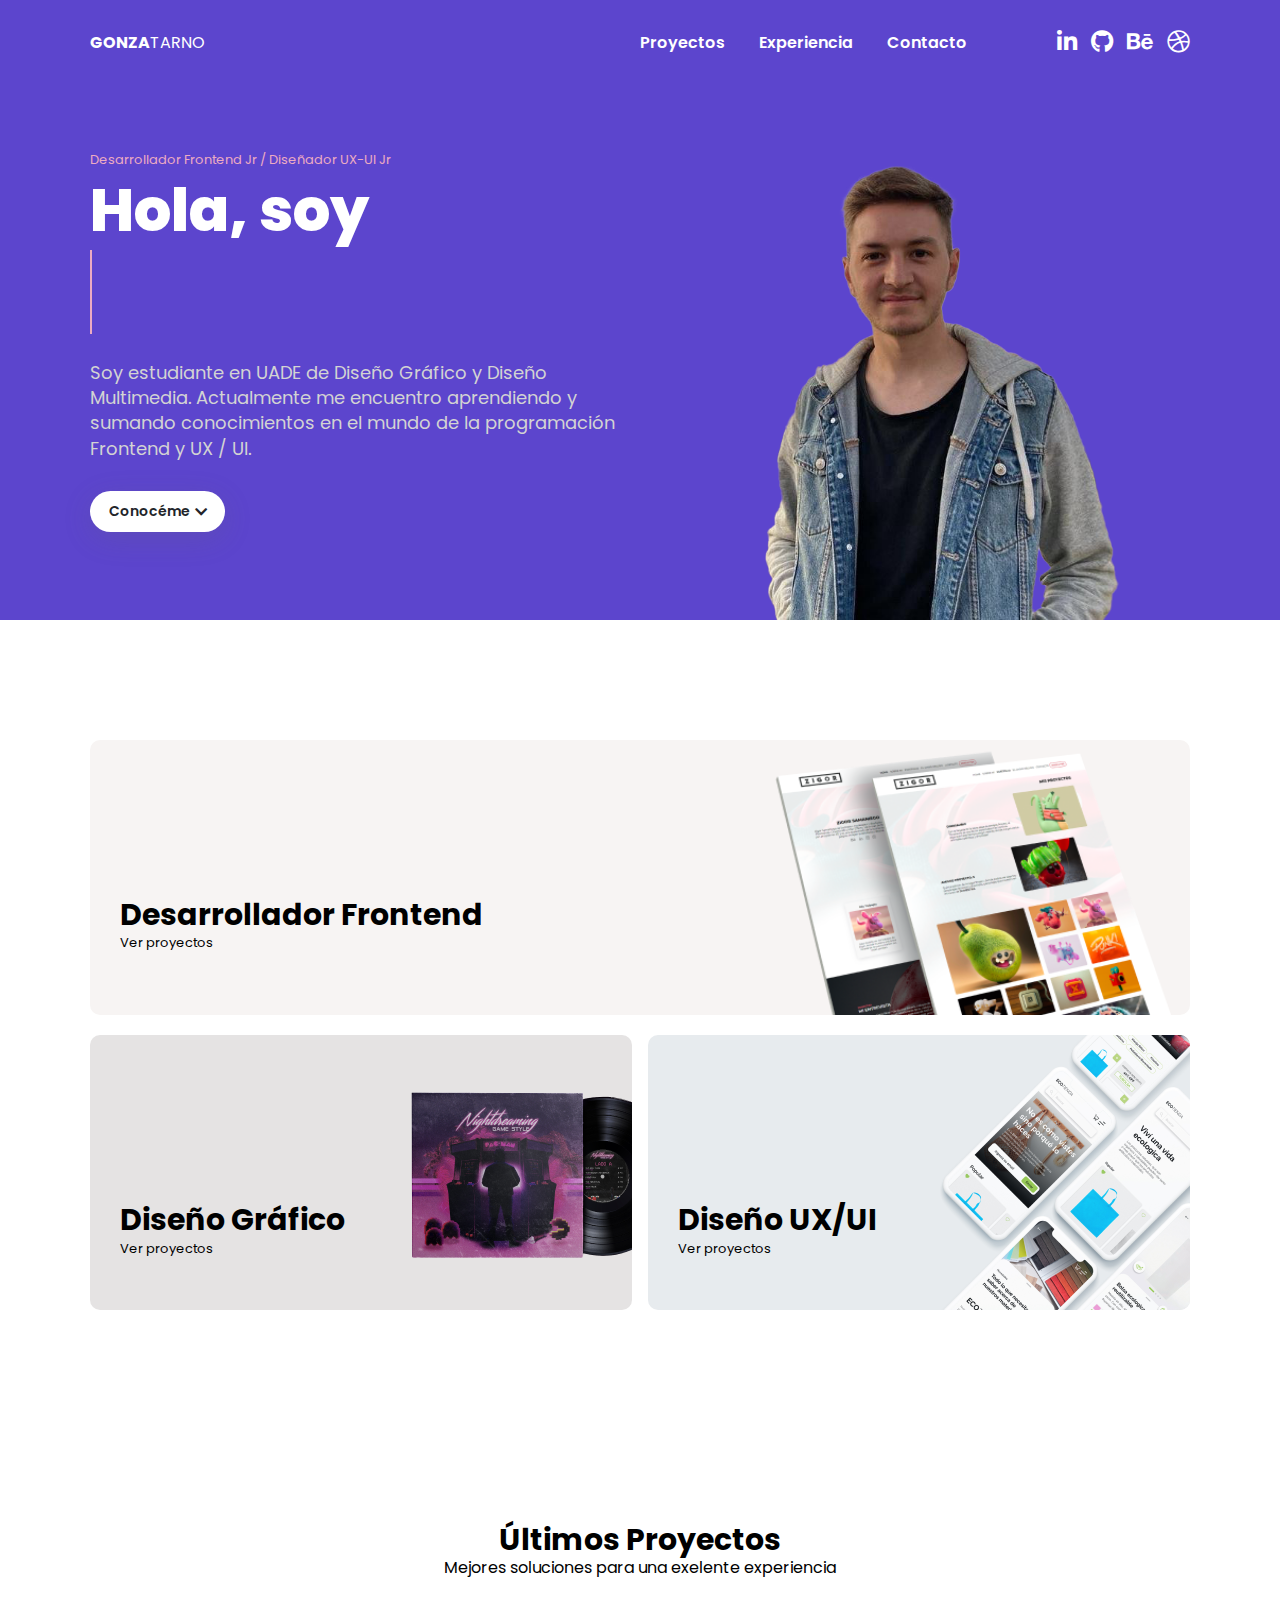
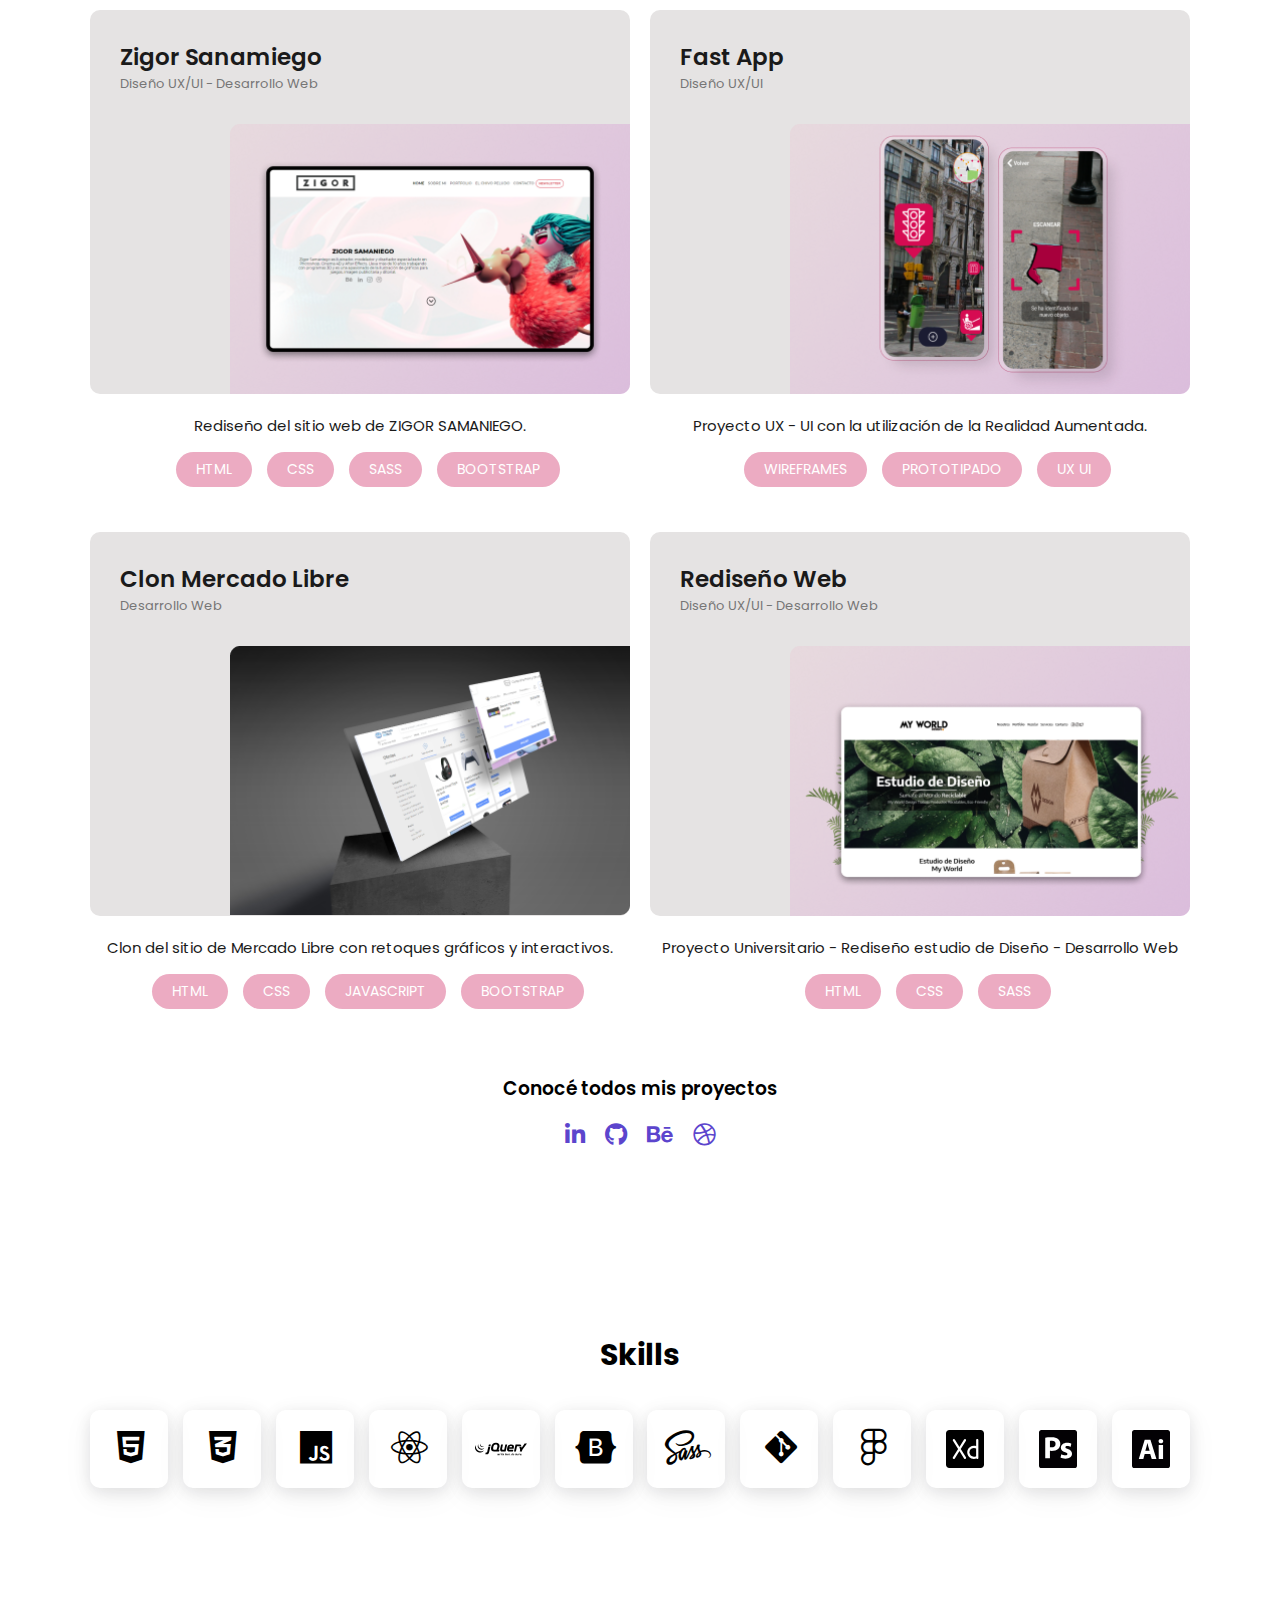
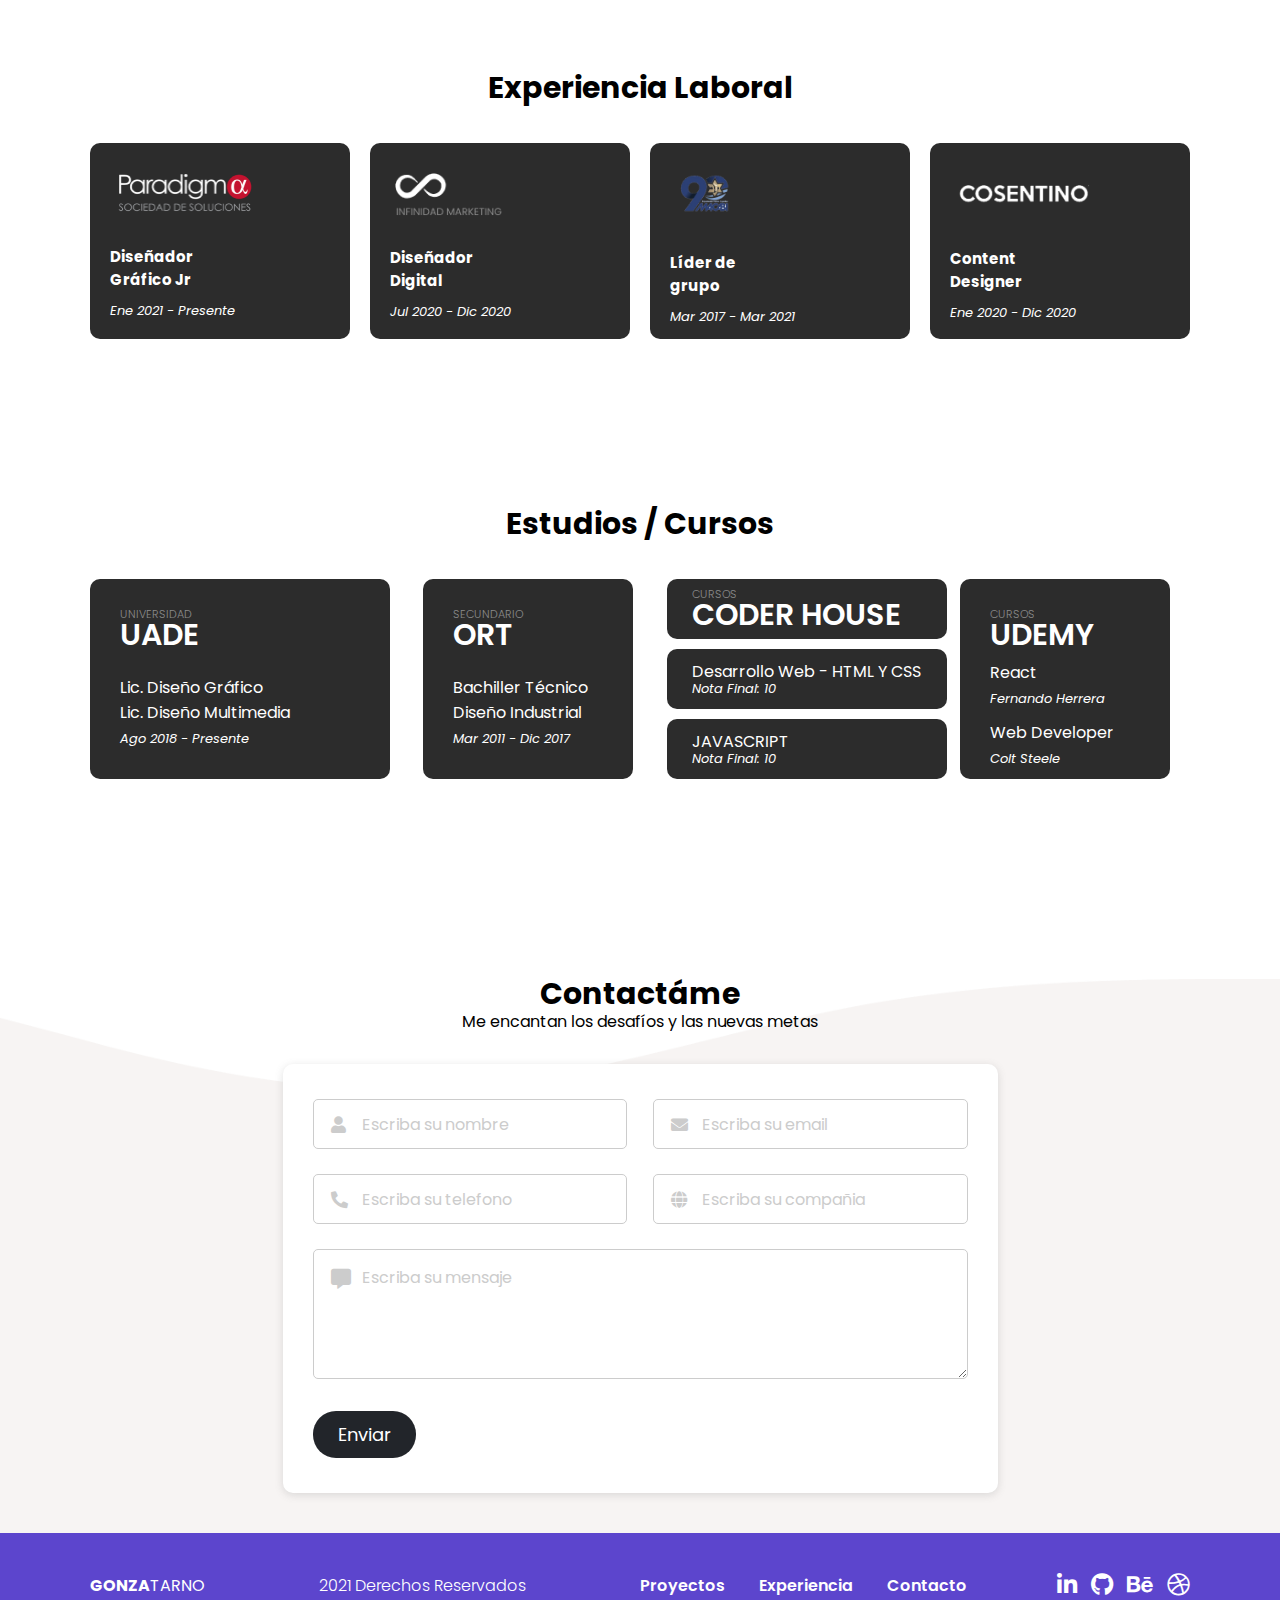
<file: index.html>
<!DOCTYPE html>
<html lang="en">
<head>
    <meta charset="UTF-8">
    <meta http-equiv="X-UA-Compatible" content="IE=edge">
    <meta name="viewport" content="width=device-width, initial-scale=1.0">
    <link rel="stylesheet" href="estilos.css">
    <link rel="preconnect" href="https://fonts.googleapis.com">
    <link rel="preconnect" href="https://fonts.gstatic.com" crossorigin>
    <link href="https://fonts.googleapis.com/css2?family=Poppins:ital,wght@0,100;0,200;0,300;0,400;0,500;0,600;0,700;0,800;0,900;1,100;1,200;1,300;1,400;1,500;1,600;1,700;1,800;1,900&display=swap" rel="stylesheet">
    <link rel="stylesheet" href="https://cdnjs.cloudflare.com/ajax/libs/font-awesome/5.15.3/css/all.min.css"/>
    <link rel="stylesheet" href="https://fonts.googleapis.com/icon?family=Material+Icons">
    <link rel="icon" href="imagenes/favicon.png" type="image/x-icon">
    <link rel="stylesheet" href="https://cdnjs.cloudflare.com/ajax/libs/animate.css/4.1.1/animate.min.css" />
    <link rel="stylesheet" href="https://cdnjs.cloudflare.com/ajax/libs/font-awesome/5.15.3/css/all.min.css"/>
    <title>Gonza Tarno | Diseñador y Desarrollador</title>
</head>
<body>
    <div id="wrapper">
        <div class="scrollbar" id="style-1">
            <div class="force-overflow"></div>
        </div>
    </div>

    <header>
        <nav class="animate__animated animate__fadeInDown">
            <a class="navegation-logo" href="index.html"><span><b>GONZA</b>TARNO</span></a>
    
            <div class="navegation">
                <div class="navegation-links">
                    <a href="#projects-grid" class="navegation-links-item">Proyectos</a>
                    <a href="#experience" class="navegation-links-item">Experiencia</a>
                    <a href="#contact" class="navegation-links-item">Contacto</a>
                </div>
        
                <div class="navegation-social">
                    <a  href="https://www.linkedin.com/in/gonzalotarnofsky/" target="_blank"><i class="fab fa-linkedin-in"></i></a>
                    <a href="https://github.com/gonzatarno"  target="_blank"><i class="fab fa-github"></i></a>
                    <a href="https://www.behance.net/gonzatarno"  target="_blank"><i class="fab fa-behance"></i></a>
                    <a href="https://dribbble.com/Gonzatarno"  target="_blank"><i class="fab fa-dribbble"></i></a>
                </div>
            </div>
        </nav>
    </header>

    <section class="introduction">
        <div class="introduction-container">
            <div class="introduction-text animate__animated animate__fadeInLeft">
                <h5>Desarrollador Frontend Jr / Diseñador UX-UI Jr</h5>
                <h1>Hola, soy</h1>
                <div class="wrapper-word">
                    <div class="static-txt"></div>
                    <ul class="dynamic-txts">
                        <li><span>Gonza</span></li>
                        <li><span>Designer</span></li>
                        <li><span>Developer</span></li>
                        <li><span>Divertido</span></li>
                    </ul>
                </div>
                <p>Soy estudiante en UADE de Diseño Gráfico y Diseño Multimedia. Actualmente me encuentro aprendiendo y sumando conocimientos en el mundo de la programación Frontend y UX / UI.</p>
                <a class="introduction-text_a" href="#roles">Conocéme <i class="fas fa-chevron-down"></i></a>
            </div>
            <img class="introduction-img" src="./imagenes/perfil.png">
        </div>
    </section>
    
    
    <section class="roles" id="roles">
        <div class="roles-frontend">
            <div class="roles-frontend-text">
                <h2>Desarrollador Frontend</h2>
                <a href="proyectos-frontend.html">Ver proyectos</a>
            </div>
            <img src="./imagenes/desarrollo-frontend.png">
        </div>

        <div class="roles-diseño">
            <div class="roles-diseño-grafico">
                <div class="roles-text">
                    <h2>Diseño Gráfico</h2>
                    <a href="proyectos-grafico.html">Ver proyectos</a>
                </div>
                <img src="./imagenes/grafico.png" height="184px">
            </div>
    
            <div class="roles-diseño-ux">
                <div class="roles-text">
                    <h2>Diseño UX/UI</h2>
                    <a href="proyectos-ux.html">Ver proyectos</a>
                </div>
                <img src="./imagenes/ux-ui.png">
            </div>
        </div>
    </section>

    <div class="projects-text" id="projects-grid">
        <h2>Últimos Proyectos</h2>
        <p>Mejores soluciones para una exelente experiencia</p>
    </div>
    <section class="projects-grid">
        
        <a href="https://www.behance.net/gallery/114154027/Desarrollo-Web-UXUI-Zigor-Samaniego" class="project-container_a"  target="_blank">
            <div class="project">
                <div class="project-container">
                    <div class="project-container_text">
                        <h3>Zigor Sanamiego</h3>
                        <p>Diseño UX/UI - Desarrollo Web</p>
                    </div>
                    <div class="project-img">
                    <img src="./imagenes/zigor-samaniego.png">
                    </div>
                </div>
                <p class="project-p">Rediseño del sitio web de ZIGOR SAMANIEGO.</p>
                <div class="projects-tags">
                    <p>HTML</p>
                    <p>CSS</p>
                    <p>SASS</p>
                    <p>BOOTSTRAP</p>
                </div>
            </div>
        </a>
        
        <a href="https://www.behance.net/gallery/112303835/FASTAPP-Proyecto-UXUI-UADE" class="project-container_a"  target="_blank">
            <div class="project">
                <div class="project-container">
                    <div class="project-container_text">
                        <h3>Fast App</h3>
                        <p>Diseño UX/UI</p>
                    </div>
                    <div class="project-img">
                    <img src="./imagenes/fastapp.png">
                    </div>
                </div>
                <p class="project-p">Proyecto UX - UI con la utilización de la Realidad Aumentada.</p>
                <div class="projects-tags">
                    <p>WIREFRAMES</p>
                    <p>PROTOTIPADO</p>
                    <p>UX UI</p>
                </div>
            </div>
        </a>
    </section>



    <section class="projects-grid">
        
        <a href="https://gonzatarno.github.io/mercadolibre/home.html" class="project-container_a"  target="_blank">
            <div class="project">
                <div class="project-container">
                    <div class="project-container_text">
                        <h3>Clon Mercado Libre</h3>
                        <p>Desarrollo Web</p>
                    </div>
                    <div class="project-img">
                    <img src="./imagenes/mercadolibre.png">
                    </div>
                </div>
                <p class="project-p">Clon del sitio de Mercado Libre con retoques gráficos y interactivos.</p>
                <div class="projects-tags">
                    <p>HTML</p>
                    <p>CSS</p>
                    <p>JAVASCRIPT</p>
                    <p>BOOTSTRAP</p>
                </div>
            </div>
        </a>

        <a href="https://www.behance.net/gallery/101030791/Creacion-Diseno-Web-Multimedia-I-UADE" class="project-container_a" target="_blank">
            <div class="project">
                <div class="project-container">
                    <div class="project-container_text">
                        <h3>Rediseño Web</h3>
                        <p>Diseño UX/UI - Desarrollo Web</p>
                    </div>
                    <div class="project-img">
                    <img src="./imagenes/myworld.png">
                    </div>
                </div>
                <p class="project-p">Proyecto Universitario - Rediseño estudio de Diseño - Desarrollo Web</p>
                <div class="projects-tags">
                    <p>HTML</p>
                    <p>CSS</p>
                    <p>SASS</p>
                </div>
            </div>
        </a>

    </section>

    <div class="more-projects">
        <h3>Conocé todos mis proyectos</h3>
        <div class="more-projects-social">
            <a  href="https://www.linkedin.com/in/gonzalotarnofsky/" target="_blank"><i class="fab fa-linkedin-in"></i></a>
            <a href="https://github.com/gonzatarno"  target="_blank"><i class="fab fa-github"></i></a>
            <a href="https://www.behance.net/gonzatarno"  target="_blank"><i class="fab fa-behance"></i></a>
            <a href="https://dribbble.com/Gonzatarno"  target="_blank"><i class="fab fa-dribbble"></i></a>
        </div>
    </div>


    <section id="skills" class="skills">
        <h2>Skills</h2>
        <div class="skills-container">
            <div class="skills-img icon">
                <span><i class="fab fa-html5"></i></span>
            </div>
            <div class="skills-img icon">
                <span><i class="fab fa-css3-alt"></i></span>
            </div>
            <div class="skills-img icon">
                <span><i class="fab fa-js"></i></span>
            </div>
            <div class="skills-img icon">
                <span><i class="fab fa-react"></i></span>
            </div>
            <div class="skills-img skills-img-jquery invert">
                <img src="./imagenes/jquery.svg">
            </div>
            <div class="skills-img icon">
                <span><i class="fab fa-bootstrap"></i></span>
            </div>
            <div class="skills-img icon">
                <span><i class="fab fa-sass"></i></span>
            </div>
            <div class="skills-img icon">
                <span><i class="fab fa-git-alt"></i></span>
            </div>
            <div class="skills-img icon">
                <span><i class="fab fa-figma"></i></span>
            </div>
            <div class="skills-img invert">
                <img src="./imagenes/experience.svg">
            </div>
            <div class="skills-img">
                    <img src="./imagenes/adobe-photoshop-logo.svg" />                    
            </div>
            <div class="skills-img invert">
                <img src="./imagenes/adobe-illustrator.svg">
            </div>
        </div>
        
    </section>

    

    <section id="experience">
        <h2>Experiencia Laboral</h2>
        <div class="experience">
            <div class="experience-container">
                <img src="./imagenes/paradigma.png">
                <h4>Diseñador Gráfico Jr</h4>
                <span>Ene 2021 - Presente</span>
            </div>
            <div class="experience-container">
                <img src="./imagenes/infinidad.png">
                <h4>Diseñador Digital</h4>
                <span>Jul 2020 - Dic 2020</span>
            </div>
            <div class="experience-container">
                <img src="./imagenes/maabi.png">
                <h4>Líder de grupo</h4>
                <span>Mar 2017 - Mar 2021</span>
            </div>
            <div class="experience-container">
                <img src="./imagenes/cosentino.png">
                <h4>Content Designer</h4>
                <span>Ene 2020 - Dic 2020</span>
            </div>
            
        </div>
    </section>

    <section class="studies">
        <h2>Estudios / Cursos</h2>
        <div class="studies-container">

            <div class="studies-uade">
                <h5>UNIVERSIDAD</h5>
                <h3>UADE</h3>
                <p>Lic. Diseño Gráfico</p>
                <p>Lic. Diseño Multimedia</p>
                <span>Ago 2018 - Presente</span>
            </div>

            <div class="studies-ort">
                <h5>SECUNDARIO</h5>
                <h3>ORT</h3>
                <p>Bachiller Técnico</p>
                <p>Diseño Industrial</p>
                <span>Mar 2011 - Dic 2017</span>
            </div>

            <div class="studies-coderhouse">
                <div class="studies-coder-1">
                    <h5>CURSOS</h5>
                    <h3>CODER HOUSE</h3>
                </div>
                <div class="studies-coder-2">
                    <p>Desarrollo Web - HTML Y CSS</p>
                    <span>Nota Final: 10</span>
                </div>
                <div class="studies-coder-3">
                    <p>JAVASCRIPT</p>
                    <span>Nota Final: 10</span>
                </div>
            </div>

            <div class="studies-udemy">
                <h5>CURSOS</h5>
                <h3>UDEMY</h3>
                <div class="fer">
                    <p>React</p>
                    <span>Fernando Herrera</span>
                </div>
                <div class="colt">
                    <p>Web Developer</p>
                    <span>Colt Steele</span>
                </div>
            </div>
        </div>
    </section>


    <section class="contact" id="contact">
        <div class="contact-backgroud">
            <div class="contact-text">
                <h2>Contactáme</h2>
                <p>Me encantan los desafíos y las nuevas metas</p>
            </div>
            <div class="form-contact-container"> 
                <div class="wrapper">
                    <form action="https://formsubmit.co/gonzalotarnofsky@gmail.com" method="POST">
                        <input type="hidden" name="_next" value="https://www.gonzatarno.ar/gracias.html">
                        <input type="hidden" name="_subject" value="Mensaje de Contacto Portolfio">
                        <div class="dbl-field">
                            <div class="field">
                            <input type="text" name="name" placeholder="Escriba su nombre" required>
                            <i class='fas fa-user'></i>
                            </div>
                            <div class="field">
                            <input type="text" name="email" placeholder="Escriba su email" required>
                            <i class='fas fa-envelope'></i>
                            </div>
                        </div>
                        <div class="dbl-field">
                            <div class="field">
                            <input type="text" name="phone" placeholder="Escriba su telefono">
                            <i class='fas fa-phone-alt'></i>
                            </div>
                            <div class="field">
                            <input type="text" name="website" placeholder="Escriba su compañia">
                            <i class='fas fa-globe'></i>
                            </div>
                        </div>
                        <div class="message">
                            <textarea placeholder="Escriba su mensaje" name="message" required></textarea>
                            <i class="fas fa-comment-alt"></i>
                        </div>
                        <div class="button-area">
                            <button type="submit">Enviar</button>
                            <span></span>
                        </div>
                    </form>
                    </div>
            </div>
        </div>
    </section>


        

    <footer>
        <nav>
            <a class="navegation-logo footer-top" href="index.html"><span><b>GONZA</b>TARNO</span></a>
            <p class="footer-top">2021 Derechos Reservados</p>
    
            <div class="navegation">
                <div class="navegation-links footer-top">
                    <a href="#projects-grid">Proyectos</a>
                    <a href="#experience">Experiencia</a>
                    <a href="#">Contacto</a>
                </div>
        
                <div class="navegation-social footer-top">
                    <a  href="https://www.linkedin.com/in/gonzalotarnofsky/" target="_blank"><i class="fab fa-linkedin-in"></i></a>
                    <a href="https://github.com/gonzatarno"  target="_blank"><i class="fab fa-github"></i></a>
                    <a href="https://www.behance.net/gonzatarno"  target="_blank"><i class="fab fa-behance"></i></a>
                    <a href="https://dribbble.com/Gonzatarno"  target="_blank"><i class="fab fa-dribbble"></i></a>
                </div>
            </div>
        </nav>
    </footer>

    
    <script type="text/javascript">

        const body = document.body;
        let lastScroll = 0;


        window.addEventListener("scroll", function() {
            const currentScroll = window.pageYOffset

            if (currentScroll <= 0) {
                body.classList.remove("scroll-up")
            }

            if (currentScroll > lastScroll && !body.classList.contains("scroll-down")) {
                body.classList.remove("scroll-up")
                body.classList.add("scroll-down")
            }

            if (currentScroll < lastScroll && body.classList.contains("scroll-down")) {
                body.classList.remove("scroll-down")
                body.classList.add("scroll-up")
            }
            
            lastScroll = currentScroll; 
        });


        $(document).ready(function () {
            if (!$.browser.webkit) {
                $('.wrapper').html('<p>Sorry! Non webkit users. :(</p>');
            }
        });
    </script>


</body>
</html>
</file>
<file: estilos.css>
@import url('https://fonts.googleapis.com/css2?family=Poppins:wght@400;500;600&display=swap');


*{
    box-sizing: border-box;
    margin: 0px;
    padding: 0px;
    font-family: 'Poppins', sans-serif;

}



html {
    scroll-behavior: smooth;
}

body {
    font-family: 'Poppins', sans-serif;
}


hr {
    color: #222222;
    opacity: 24%;
}

h2 {
    line-height: 1;
    font-size: 30px;
    font-weight: 700;
}

h3 {
    font-weight: 600;
}


.footer-projects {
    clear: both;
    position: relative;
    height: 100px;
    margin-top: 190px;
}


/*------------------- NAVEGATION -------------------*/


header {
    background-color: #5c45cd;
    margin-top: 0px;
    padding-top: 30px;
    padding-bottom: 30px;
    z-index: 9999;
    position: fixed;
    top: 0;
    left: 0;
    width: 100%;
    transition: all 300ml ease-in-out;
}


nav {
    display: flex;
    flex-direction: row;
    justify-content: space-between;
    max-width: 1100px;
    margin: auto;
    padding: auto;
}

.navegation-logo {
    text-decoration: none;
    color: #ffffff;
    transition: 0.3s;
}

.navegation-logo:hover {
    color: #ecabc2;
}



.navegation-links-item {
    font-weight: 600;
    cursor: pointer;
    text-decoration: none;
    color: #ffffff;
    width: 10rem;
}


.navegation-links a{
    margin-right: 30px;
}

.navegation-social img:hover{
    transform: scale(1.1);
}



.navegation {
    display: flex;
}

.navegation-social {
    margin-left: 50px;
}

.navegation-social span {
    margin-left: 10px;
    transition: 0.3s;
}

.footer-top {
    padding-top: 20px;
}

.fab {
    font-size: 23px;
    color: #ffffff;
    transition: 0.3s;
    margin-left: 10px;
}
.fab:hover {
    font-size: 23px;
    color: #ecabc2;
    transform: scale(1.1);
}


nav span {
    font: size 18px;
}


.navegation-links-item::before {
    content: '';
    position: absolute;
    width: 50px;
    height: 0.175rem;
    background: #ecabc2;
    right: 0.1;
    bottom: 0;
    transform: scale(0, 1);
    transform-origin: 0% 100%;
    transition: transform 0.3s ease;
}

.navegation-links-item:hover::before {
    transform: scale(1, 1);
}


/* Scroll */

.scroll-down header {
    transform: translate3d(0, -100%, 0);
    padding-top: 10px;
    padding-bottom: 10px;
}

.scroll-up header {
    padding-top: 15px;
    padding-bottom: 15px;
    transition: transform 0.3s ease;
    filter: drop-shadow(0 -30px 20px);
}


/*------------------- INTRODUCTION -------------------*/



.introduction {
    background-color: #5c45cd;
}

.introduction-container {
    display: flex;
    max-width: 1100px;
    margin: auto;
    padding: auto;
    padding-top: 50px;
    margin-bottom: 60px;
    justify-content: space-between;
}

.introduction-text {
    padding-top: 100px;
    width: 600px;
    color: #ffffff;
}

.introduction-text p {
    font-size: 18px;
    line-height: 1.4;
    color: #d3d3d3;
    margin: 20px 0;
}

.introduction-text h5 {
    font-size: 13px;
    font-weight: 400;
    margin-bottom: 10px;
    color: #ecabc2;
}

.introduction-text h1 {
    font-size: 60px;
    font-weight: 800;
    line-height: 1;
    margin: 0;
}



.introduction-text_a {
    background-color: #ffffff;
    padding: 10px 20px;
    width: 135px;
    border-radius:50px;
    border: none;
    font-weight: 600;
    font-size: 14px;
    margin-top: 30px;
    display: flex;
    justify-content: center;
    align-items: center;
    text-decoration: none;
    scroll-behavior: smooth;
    transition: 0.4s;
    color: #22252A;
    box-shadow: rgba(100, 100, 111, 0.2) 0px 7px 29px 0px;
}


.introduction-text_a:hover {
    transform: scale(1.1);
}



.introduction-text a i {
    margin-left: 5px;
    height: 13px;
}

.introduction-img {
    width: 570px;
    height: 570px;
    
}


/*------- word INTRODUCTION -------*/

.wrapper-word{
    display: flex;
    }
    .wrapper-word .static-txt{
        color: #fff;
        font-size: 60px;
        font-weight: 800;
    }
    .wrapper-word .dynamic-txts{
        margin-top: 10px;
        height: 90px;
        line-height: 90px;
        overflow: hidden;
    }
    .dynamic-txts li{
        list-style: none;
        color: #ecabc2;
        font-size: 60px;
        font-weight: 800;
        position: relative;
        top: 0;
        animation: slide 12s steps(4) infinite;
    }
    @keyframes slide {
        100%{
        top: -360px;
        }
    }
    .dynamic-txts li span{
        position: relative;
        margin: 5px 0;
        line-height: 80px;
    }
    .dynamic-txts li span::after{
        content: "";
        position: absolute;
        left: 0;
        height: 100%;
        width: 100%;
        background: #5c45cd;
        border-left: 2px solid #ecabc2;
        animation: typing 3s steps(9) infinite;
    }
    @keyframes typing {
        40%, 60%{
        left: calc(100% + 30px);
        }
        100%{
        left: 0;
        }
    }


/*------------------- ROLES -------------------*/


.roles {
    padding-top: 10px;

}

.roles a{
    font-size: 13px;
    text-decoration: none;
    color: #000000;
}

.roles-frontend {
    background-color: #F7F4F3;
    max-width: 1100px;
    height: 275px;
    margin: auto;
    padding: auto;
    border-radius: 10px;
    display: flex;
    flex-direction: row;
    justify-content: space-between;
    margin-top: 50px;
    transition: 0.6s;
}

.roles-frontend:hover{
    transform: scale(1.03);
}

.roles-frontend-text {
    padding: 160px 0 0 30px;
    line-height: 1.5;
}


.roles-text {
    padding: 120px 0 0 30px;
}


.roles-diseño-grafico {
    background-color: #E5E3E3;
    width: 542px;
    height: 275px;
    border-radius: 10px;
    display: flex;
    flex-direction: row;
    justify-content: space-between;
    align-items: center;
    transition: 0.6s;
}

.roles-diseño-grafico:hover{
    transform: scale(1.03);
}

.roles-diseño {
    max-width: 1100px;
    margin: auto;
    padding: auto;
    display: flex;
    flex-direction: row;
    justify-content: space-between;
    margin-top: 20px;
}


.roles-diseño-ux {
    background-color: #E7EBEE;
    width: 542px;
    height: 275px;
    border-radius: 10px;
    display: flex;
    flex-direction: row;
    justify-content: space-between;
    align-items: center;
    transition: 0.6s;
}

.roles-diseño-ux:hover{
    transform: scale(1.03);
}

.roles-diseño-ux img {
    border-radius: 10px;
}


/*------------------- PROJECTS -------------------*/


.projects-text {
    display: flex;
    flex-direction: column;
    align-items: center;
    justify-content: center;
    text-align: center;
    margin-top: 200px;
}

.projects-text h2 {
    transition: 0.4s;
}
.projects-text h2:hover {
    color: #5c45cd;
}
.project-container_text p {
    font-size: 13px;
    color: #767676;
}

.project-container_text h3 {
    font-size: 23px;
}

#projects-grid {
    padding-top: 15px;
}

.projects-grid {
    display: flex;
    flex-direction: row;
    justify-content: space-between;
    max-width: 1100px;
    margin: auto;
    padding: auto;
    margin-top: 30px;
    color: #ecabc2;
}

.project-container{
    width: 540px;
    height: 384px;
    background-color: #E5E3E3;
    border-radius: 10px;
    display: flex;
    flex-direction: column;
    text-align: left;
}


.project-container img{
    width: 400px;
}

.project-img {
    display: flex;
    justify-content: flex-end;
    
}

.project-container_text {
    padding: 30px;
}

.projects-tags {
    display: flex;
    flex-direction: row;
    margin: 15px;
    justify-content: center;
}

.projects-tags p {
    padding: 7px 20px;
    margin-left: 15px;
    color: white;
    background-color: #ecabc2;
    border-radius:50px;
    font-size: 14px;
    transition: 0.3s;
}

.projects-tags p:hover {
    background-color: #5c45cd;
}

.project-p {
    text-align: center;
    margin-top: 20px;
    font-size: 15px;
}

.more-projects {
    display: flex;
    flex-direction: column;
    justify-content:center;
    align-items: center;
    margin-top: 50px;
}

.project-container_a {
    text-decoration: none;
    color: #1a1a1a;
}

.more-projects h3 {
    margin-bottom: 20px;
    text-align: center;
}

.more-projects-social i{
    margin: 0 8px;
    transition: 0.3s;
    color: #5c45cd;
}

.more-projects-social img:hover{
    transform: scale(1.1);
}

/*------------------- SKILLS -------------------*/

.skills-container {
    display: flex;
    flex-direction: row;
    justify-content: space-between;
    max-width: 1100px;
    margin: auto;
    padding: auto;
}

.skills-img {
    width: 78px;
    height: 78px;
    box-shadow: rgba(17, 17, 26, 0.1) 0px 4px 16px, rgba(17, 17, 26, 0.05) 0px 8px 32px;
    border-radius: 10px;
    display: flex;
    justify-content:center;
    align-items: center;
    transition: 0.4s;
}


.skills-img img{
    width: 38px;
    height: 38px;
}
.skills-img-jquery img{
    width: 52px;
    height: 52px;
}

.skills-img .fab{
    font-size: 2.3rem;
    color: #000000;
    padding-right: 7px;
}


.skills-img:hover{
    color: #ecabc2;
    transform: scale(1.1);
}

.skills h2 {
    text-align: center;
    margin-top: 190px;
    margin-bottom: 40px;
    transition: 0.4s;
}

.skills h2:hover {
    color: #5c45cd;
}



/*------------------- EXPERIENCE -------------------*/



.experience{
    display: flex;
    flex-direction: row;
    justify-content: space-between;
    max-width: 1100px;
    margin: auto;
    padding: auto;
}


.experience-container {
    display: flex;
    flex-direction: column;
    text-align:left;
    background-color: #2C2C2C;
    padding: 20px 0 15px 15px;
    width: 260px;
    height: 196px;
    border-radius: 10px;
    color: white;
}

.experience-container img {
    max-width:140px;
    margin: 10px 0 30px 10px;
}

.experience-container h4 {
    font-size: 15px;
    margin-left: 2%;
    margin-bottom: 10px;
    width: 90px
}

.experience-container span {
    font-size: 13px;
    margin-left: 2%;
    font-style: italic;
}

#experience h2{
    text-align: center;
    margin-top: 170px;
    margin-bottom: 40px;
    padding-top: 15px;
    transition: 0.4s;
}

#experience h2:hover {
    color: #5c45cd;
}


/*------------------- STUDIES -------------------*/


.studies h2{
    text-align: center;
    margin-top: 170px;
    margin-bottom: 40px;
    transition: 0.4s;
}

.studies h2:hover{
    color: #5c45cd;
}
.studies-container {
    display: flex;
    flex-direction: row;
    justify-content: space-between;
    max-width: 1100px;
    margin: auto;
    padding: auto;
}

.studies-uade {
    width: 300px;
    height: 200px;
    background-color: #2c2c2c;
    color: white;
    border-radius: 10px;
    padding-left: 30px;
    padding-top: 30px;
    margin-right: 20px;
}

.studies-uade h5 {
    font-size: 11px;
    font-weight: 300;
    color: #8D8D8D;
    line-height: 1;
}

.studies-uade h3 {
    font-size: 30px;
    font-weight: 600;
    color: white;
    margin-bottom: 25px;
    line-height: 1;
}

.studies-uade span {
    font-size: 13px;
    font-style: italic;
}

.studies-ort {
    width: 210px;
    height: 200px;
    background-color: #2c2c2c;
    color: white;
    border-radius: 10px;
    padding-left: 30px;
    padding-top: 30px;
    margin-right: 20px;
}

.studies-ort span {
    font-size: 13px;
    font-style: italic;
}

.studies-ort h5 {
    font-size: 11px;
    font-weight: 300;
    color: #8D8D8D;
    line-height: 1;

}

.studies-ort h3 {
    font-size: 30px;
    font-weight: 600;
    color: white;
    margin-bottom: 25px;
    line-height: 1;

}


.studies-coder-1 {
    width: 280px;
    height: 60px;
    background-color: #2c2c2c;
    color: white;
    border-radius: 10px;
    padding-left: 25px;
    padding-top: 10px;
    line-height: 1;
}

.studies-coder-1 h5{
    font-size: 11px;
    font-weight: 300;
    color: #8D8D8D;
}

.studies-coder-1 h3 {
    font-size: 30px;
    font-weight: 600;
    color: white;
    margin-bottom: 25px;
}


.studies-coder-2 {
    width: 280px;
    height: 60px;
    background-color: #2c2c2c;
    color: white;
    border-radius: 10px;
    padding-left: 25px;
    padding-top: 15px;
    line-height: 1;
    margin-top: 10px;
}

.studies-coder-2 span {
    font-size: 13px;
    font-style: italic;
}

.studies-coder-3 {
    width: 280px;
    height: 60px;
    background-color: #2c2c2c;
    color: white;
    border-radius: 10px;
    padding-left: 25px;
    padding-top: 15px;
    line-height: 1;
    margin-top: 10px;
}

.studies-coder-3 span {
    font-size: 13px;
    font-style: italic;
}


.studies-udemy {
    width: 210px;
    height: 200px;
    background-color: #2c2c2c;
    color: white;
    border-radius: 10px;
    padding-left: 30px;
    padding-top: 30px;
    margin-right: 20px;
}

.studies-udemy h5{
    font-size: 11px;
    font-weight: 300;
    color: #8D8D8D;
    line-height: 1;
}

.studies-udemy h3 {
    font-size: 30px;
    font-weight: 600;
    color: white;
    margin-bottom: 10px;
    line-height: 1;
}


.studies-udemy p {
    font-size: 16px;
    font-weight: 400;
}

.fer {
    margin-bottom: 10px;
}

.studies-udemy span {
    font-size: 13px;
    font-style: italic;
}



/*------------------- FORM -------------------*/

::selection{
    color: #fff;
    background: #22252A;
}
.wrapper{
    width: 715px;
    background: #fff;
    border-radius: 10px;
    box-shadow: rgba(99, 99, 99, 0.2) 0px 2px 8px 0px;
}
.wrapper header{
    font-size: 22px;
    font-weight: 600;
    padding: 20px 30px;
    border-bottom: 1px solid #ccc;
}
.wrapper form{
    margin: 35px 30px;
}
.wrapper form.disabled{
    pointer-events: none;
    opacity: 0.7;
}
form .dbl-field{
    display: flex;
    margin-bottom: 25px;
    justify-content: space-between;
}
.dbl-field .field{
    height: 50px;
    display: flex;
    position: relative;
    width: calc(100% / 2 - 13px);
}
.wrapper form i{
    position: absolute;
    top: 50%;
    left: 18px;
    color: #ccc;
    font-size: 17px;
    pointer-events: none;
    transform: translateY(-50%);
}
form .field input,
form .message textarea{
    width: 100%;
    height: 100%;
    outline: none;
    padding: 0 18px 0 48px;
    font-size: 16px;
    border-radius: 5px;
    border: 1px solid #ccc;
}
.field input::placeholder,
.message textarea::placeholder{
    color: #ccc;
}
.field input:focus,
.message textarea:focus{
    padding-left: 47px;
    border: 2px solid #5c45cd;
}
.field input:focus ~ i,
.message textarea:focus ~ i{
    color: #5c45cd;
}
form .message{
    position: relative;
}
form .message i{
    top: 30px;
    font-size: 20px;
}
form .message textarea{
    min-height: 130px;
    max-height: 230px;
    max-width: 100%;
    min-width: 100%;
    padding: 15px 20px 0 48px;
}
form .message textarea::-webkit-scrollbar{
    width: 0px;
}
.message textarea:focus{
    padding-top: 14px;
}
form .button-area{
    margin: 25px 0;
    display: flex;
    align-items: center;
}
.button-area button{
    color: #fff;
    border: none;
    outline: none;
    font-size: 18px;
    cursor: pointer;
    background-color: #22252A;
    box-shadow: inset 0 0 0 0 #56575a;
    border-radius: 23px;
    padding: 10px 25px;
    background: #22252A;
    transition: ease-out 0.3s;
}
.button-area button:hover{
    box-shadow: inset 100px 0 0 0 #5c45cd;
    background-color: #5c45cd;
}
.button-area span{
    font-size: 17px;
    margin-left: 30px;
    display: none;
}
@media (max-width: 600px){
    .wrapper header{
    text-align: center;
    }
    .wrapper form{
    margin: 35px 20px;
    }
    form .dbl-field{
    flex-direction: column;
    margin-bottom: 0px;
    }
    form .dbl-field .field{
    width: 100%;
    height: 45px;
    margin-bottom: 20px;
    }
    form .message textarea{
    resize: none;
    }
    form .button-area{
    margin-top: 20px;
    flex-direction: column;
    }
    .button-area button{
    width: 100%;
    padding: 11px 0;
    font-size: 16px;
    }
    .button-area span{
    margin: 20px 0 0;
    text-align: center;
    }
}


.form-contact-container {
    display: flex;
    flex-direction: row;
    justify-content: center;
    max-width: 1100px;
    margin: auto;
    padding: auto;
    padding-bottom: 40px;
}

.contact-backgroud {
    background-image: url(../imagenes/fondo.png);
    background-repeat: no-repeat;
    background-size: cover;
} 

.contact-text {
    display: flex;
    flex-direction: column;
    align-items: center;
    justify-content: center;
    text-align: center;
    margin-top: 200px;
    margin-bottom: 30px;
}



.contact-text h2 {
    transition: 0.4s;
}

.contact-text h2:hover {
    color: #5c45cd;
}

footer {
    height: 100px;
    background-color: #5c45cd;
    padding-bottom: 20px;
    padding-top: 20px;
}

footer .navegation-links a{
    text-decoration: none;
    color: #ffffff;
    font-weight: 600;
}
footer .navegation-links a:hover{
    color: #ecabc2;
}

footer p{
    text-decoration: none;
    color: #ffffff;
    font-weight: 300;
}




/*------------------- THANK YOU PAGE -------------------*/


.ty-body {
    background-color: #eeeeee;
}

.thanks-nav {
    padding-top: 10px;
    padding-bottom: 10px;
}

.thanks-nav a{
    font-size: 18px;
    cursor: pointer;
    text-decoration: none;
    color: #ffffff;
    transition: 0.3s;
}

.thanks-nav_a {
    display: flex;
    flex-direction: row;
    align-items: center;
    justify-content: center;
}

.thanks-nav a:hover {
    transform: scale(1.07);
}

.thanks-nav_a i{
    color: #ffffff;
    margin-right: 10px;
}


.thanks-page {
    height: 500px;
    background-color: #eeeeee;
    background-repeat: no-repeat;
    background-size: cover;
    animation-duration: 4s;
}

.ty-text {
    display: flex;
    flex-direction: column;
    align-items: center;
    justify-content: center;
    text-align: center;
    padding-top: 70px;
}

.ty-text p{
    margin-top: 10px;
}

.ty-gif {
    width: 200px;
    height: 200px;
    margin-top: 150px;
}


/*------------------- PROJECTS FRONTEND / UX / GRAPHIC -------------------*/


.header-projects {
    background-color: #5c45cd;
    margin-top: 0px;
    padding-top: 30px;
    padding-bottom: 30px;
    z-index: 9999;
    position: static;
    top: 0;
    left: 0;
    width: 100%;
    transition: all 300ml ease-in-out;
}


.desarrollo-frontend {
    padding-top: 65px;
    max-width: 1100px;
    margin: auto;
    padding: auto;
}

.desarrollo-frontend h5{
    font-size: 14px;
    font-weight: 400;
    line-height: 1;
    color: #5c45cd;
}

.desarrollo-frontend h1{
    font-size: 35px;
    font-weight: 700;
    line-height: 1.2;
    margin-bottom: 50px;
}

.proyectos-container-desarrollo {
    display: flex;
    flex-direction: row;
    flex-wrap: wrap;
    margin-bottom: 100px;
}

.proyecto-desarrollo {
    width: 350px;
    height: 400px;
    box-shadow: rgba(0, 0, 0, 0.15) 0px 5px 15px 0px;
    padding: 15px;
    margin-right: 16px;
    margin-bottom: 20px;
    transition: 0.3s;
}

.proyecto-desarrollo:hover {
    transform: scale(1.03);
}

.proyecto-desarrollo h3 {
    font-size: 20px;
    margin-bottom: 5px;
    margin-top: 5px;
}

.proyecto-desarrollo p {
    font-size: 13px;
    color: #444444;
    line-height: 1.5;
}

.proyecto-desarrollo a {
    font-size: 13px;
    color: #000000;
    text-decoration: none;
    font-weight: 600;
    width: 100%;
    display: flex;
    align-items: center;
    margin-top: 30px;
}

.proyecto-desarrollo a:hover {
    color: #ecabc2;
}

.proyecto-desarrollo span {
    font-size: 13px;
    color: #5c45cd;
    text-decoration: none;
    font-weight: 700;
    width: 100%;
    display: flex;
    align-items: center;
    margin-top: 30px;
}

.proyecto-desarrollo a img{
    margin-left: 5px;
}
.proyecto-desarrollo-a {
    text-align: right;
    display: flex;
    justify-content: center;
    align-items: center;
}

.img-projecto-desarrollo {
    transform: rotate(180deg);
}

/*------------------- RESPONSIVE -------------------*/

@media only screen and (max-width: 1199px) {
    nav {
        padding: 2% 5%;
    }

    .introduction-text {
        width: 60%;
        padding: 5%
    }

    .introduction-img {
        padding: 4%
    }

    .roles-frontend {
        max-width: 90%;
    }

    .roles-diseño-grafico {
        width: 49%;
    }

    .roles-diseño {
        max-width: 90%;
    }

    .roles-diseño-ux {
        width: 49%;
    }


    .projects-grid {
        max-width: 90%;
    }

    .project-container{
        width: ¿'0px;
    }

    .project-container img{
        width: 300px;
    }

    .project-p {
        width: 300px;
        text-align: left;
    }

    .projects-tags p {
        padding: 10 5;
        margin: 0 5px;
    }

    .projects-tags {
        display: flex;
        flex-direction: row;
        margin: 15px;
        justify-content: flex-start;
    }

    .skills-container {
        flex-wrap: wrap;
        max-width: 90%;
    }

    .skills-img {
        width: 100px;
        height: 100px;
        margin: 15px 15px;
    }

    .skills-img img{
        width: 60px;
    }

    .experience{
        max-width: 90%;
    }

    .experience-container {
        margin: 10px 15px;
    }

    .studies-container {
        max-width: 90%;
        justify-content: space-evenly;
    }

    .studies-udemy {
        margin-left: 10px;
        margin-right: 10px;
    }


    .desarrollo-frontend {
        max-width: 90%;
    }
}



@media only screen and (max-width: 769px) {

    .navegation-links a{
        margin-right: 10px;
    }

    .introduction {
        display: flex;
        flex-direction: column;
    }

    .introduction-text {
        width: 100vw;
        padding: 5%;
        margin-top: 20px;
    }

    .introduction-img {
        display: none;
    }

    .roles-frontend {
        max-width: 90%;
    }

    .roles-diseño-grafico {
        width: 100%;
    }

    .roles-diseño {
        max-width: 90%;
        display: flex;
        flex-direction: column;
        justify-content: space-between;
        align-items: center;
    }

    .roles-diseño-ux {
        width: 100%;
        margin-top: 20px;
    }



    
    
    
    .projects-grid {
        display: flex;
        flex-direction: column;
        justify-content: center;
        align-items: center;
        max-width: 1100px;
        margin: auto;
        padding: auto;
        margin-top: 40px;
    }
    
    .project-container{
        width: 540px;
        height: 384px;
        display: flex;
        flex-direction: column;
        text-align: left;
        margin-top: 40px;
    }
    
    .project-container img{
        width: 400px;
    }
    
    .project-img {
        display: flex;
        justify-content: flex-end;
        
    }
    
    .project-container_text {
        padding: 30px;
    }
    
    .projects-tags {
        display: flex;
        flex-direction: row;
        margin: 15px;
        justify-content: center;
    }
    
    .projects-tags p {
        padding: 7px 20px;
        margin-left: 15px;
        color: white;
        background-color: #ecabc2;
        border-radius:50px;
        font-size: 14px;
    }
    
    .project-p {
        text-align: center;
        margin-top: 20px;
        font-size: 15px;
        width:100%;
    }




    .skills-container {
        flex-wrap: wrap;
        max-width: 67%;
        justify-content: center;
    }

    .skills-img {
        width: 100px;
        height: 100px;
        margin: 10px 10px;
    }

    


    .experience{
        display: flex;
        flex-direction: row;
        flex-wrap: wrap;
        justify-content: space-between;
        max-width: 96%;
    }
    
    
    .experience-container {
        background-color: #2C2C2C;
        padding: 20px 0 15px 15px;
        width: 300px;
        height: 196px;
        border-radius: 10px;
        color: white;
    }
    
    .experience-container img {
        max-width:140px;
        margin: 10px 0 30px 10px;
    }
    
    .experience-container h4 {
        font-size: 15px;
        margin-left: 2%;
        margin-bottom: 10px;
        width: 90px
    }
    
    .experience-container span {
        font-size: 13px;
        margin-left: 2%;
        font-style: italic;
    }
    
    #experience h2{
        text-align: center;
        margin-top: 170px;
        margin-bottom: 40px;
    }



    .studies-container {
        display: flex;
        flex-direction: row;
        flex-wrap: wrap;
        width: 96%;
    }

    .studies-udemy {
        height: 200px;
        width: 280px;
        padding-left: 2%;
        margin-top: 20px;
        margin-right: 0px;
    }

    .studies-coder-1 {
        padding-left: 5%;
        width: 300px;
        margin-top: 20px;
    }
    .studies-coder-2 {
        padding-left: 5%;
        width: 300px;
    }
    .studies-coder-3 {
        padding-left: 5%;
        width: 300px;
    }

    .studies-ort {
        width: 280px;
        margin-right: 0px;
    }
    }


    @media only screen and (max-width: 500px) {


        nav {
            padding-top: 20px;
        }

        p {
            line-height: 1;
        }

        .introduction {
            display: flex;
            flex-direction: column;
        }
    
        .introduction-text {
            width: 96%;
            padding: 5%;
            margin-top: 20px;
        }
    
        .introduction-img {
            display: none;
        }
    
        .navegation-links {
            display: none;
        }


        .roles-frontend {
            max-width: 90%;
            height: 200px;
        }

        .roles-frontend-text {
            padding: 90px 0 0 30px;
            line-height: 2;
        }

        .roles-frontend img {
            display: none;
        }
    

        .roles-frontend {
            background-color: #F0B7CB;
        }

        .roles-diseño-grafico {
            width: 100%;
            height: 200px;
            background-color: #F9C3D6;
        }

        .roles-diseño img {
            display: none;
        }
    
        .roles-diseño-ux {
            width: 100%;
            height: 200px;
            background-color: #FFE2EC;
        }
    
        .roles-text {
            padding: 90px 0 0 30px;
            line-height: 2;
        }
        

        .projects-text {
            margin-top: 150px;
        }
        .projects-text p{
            margin-top: 10px;
            width: 93%;
            line-height: 1.3;
        }
        
        
        .projects-grid {
            display: flex;
            flex-direction: column;
            justify-content: center;
            align-items: center;
            max-width: 300px;
            margin-top: 20px;
        }
        
        .project-container{
            width: 300px;
            height: 320px;
            display: flex;
            flex-direction: column;
            text-align: left;
            margin-top: 40px;
        }
        
        .project-container img{
            width: 300px;
        }
        
        .project-img {
            display: flex;
            justify-content: flex-end;
            padding-top: 10px;
        }
        
        .project-container_text {
            padding: 30px;
        }
        
        .projects-tags {
            display: flex;
            flex-direction: row;
            flex-wrap: wrap;
            margin: 15px;
            justify-content: center;
        }
        
        .projects-tags p {
            padding: 7px 20px;
            margin: 5px;
            color: white;
            background-color: #ecabc2;
            border-radius:50px;
            font-size: 14px;
        }
        
        .project-p {
            text-align: center;
            margin-top: 20px;
            font-size: 15px;
            width:100%;
        }






        .skills h2 {
            margin-top: 150px;
        }


        .skills-container {
            flex-wrap: wrap;
            max-width: 96%;
            justify-content: center;
        }
    
        .skills-img {
            width: 100px;
            height: 100px;
            margin: 10px 10px;
        }
    
        


        .experience{
            display: flex;
            flex-direction: row;
            flex-wrap: wrap;
            justify-content: center;
            align-items: center;
            max-width: 96%;
        }
        
        
        .experience-container {
            background-color: #2C2C2C;
            padding: 20px 0 15px 15px;
            width: 300px;
            height: 196px;
            border-radius: 10px;
            color: white;
        }
        
        .experience-container img {
            max-width:140px;
            margin: 10px 0 30px 10px;
        }
        
        .experience-container h4 {
            font-size: 15px;
            margin-left: 2%;
            margin-bottom: 10px;
            width: 90px
        }
        
        .experience-container span {
            font-size: 13px;
            margin-left: 2%;
            font-style: italic;
        }
        
        #experience h2{
            margin-top: 150px;
        }
    



        .studies h2{
            margin-top: 150px;
        }

        .studies-container {
            display: flex;
            flex-direction: column;
            justify-content: center;
            align-items: center;
            width: 96%;
        }

        .studies-uade {
            margin-bottom: 20px;
            margin-right: 0px;
        }

        .studies-udemy {
            height: 200px;
            width: 300px;
            padding-left: 5%;
            margin-top: 20px;
            margin-right: 10px;
        }

        .studies-coder-1 {
            padding-left: 5%;
            width: 300px;
            margin-top: 20px;
        }
        .studies-coder-2 {
            padding-left: 5%;
            width: 300px;
        }
        .studies-coder-3 {
            padding-left: 5%;
            width: 300px;
        }

        .studies-ort {
            width: 300px;
            margin-right: 0px;
            padding-left: 5%;
        }

        .contact-text {
            padding: 3%;
            margin-top: 150px;
        }


        footer {
            height: 100px;
            background-color: #5c45cd;
            color: white;
            padding-top: 2px;
        }

        footer p{
            display: none;
        }

        footer .navegation-links a{
            color: white;
            text-decoration: none;
            padding-top: 20px;
        }

        footer nav .navegation-logo{
            color: white;
        }

        footer .fab {
            font-size: 23px;
            color: #ffffff;
            transition: 0.3s;
            margin-left: 10px;
        }
        footer .fab:hover {
            font-size: 23px;
            color: #ecabc2;
            transform: scale(1.1);
        }

        footer nav {
            display: flex;
            flex-direction: row;
            justify-content: space-between;
            max-width: 100%;
            margin-top: 20px;
            text-align: right;
        }

        .thanks-nav {
            padding-bottom: 20px;
            padding-top: 20px;
        }
    }


    /* Scrollbar */


    ::-webkit-scrollbar {
        width: 10px;
        transition: 0.3s;
    }

    ::-webkit-scrollbar-track {
        border-radius: 5px;
        box-shadow: inset 0 0 10px rgba(0, 0, 0, 0);
    }

    ::-webkit-scrollbar-thumb {
        border-radius: 5px;
        background: #313131;
    }

    ::-webkit-scrollbar-thumb:hover {
        background: #1f1f1f;
    }
</file>
